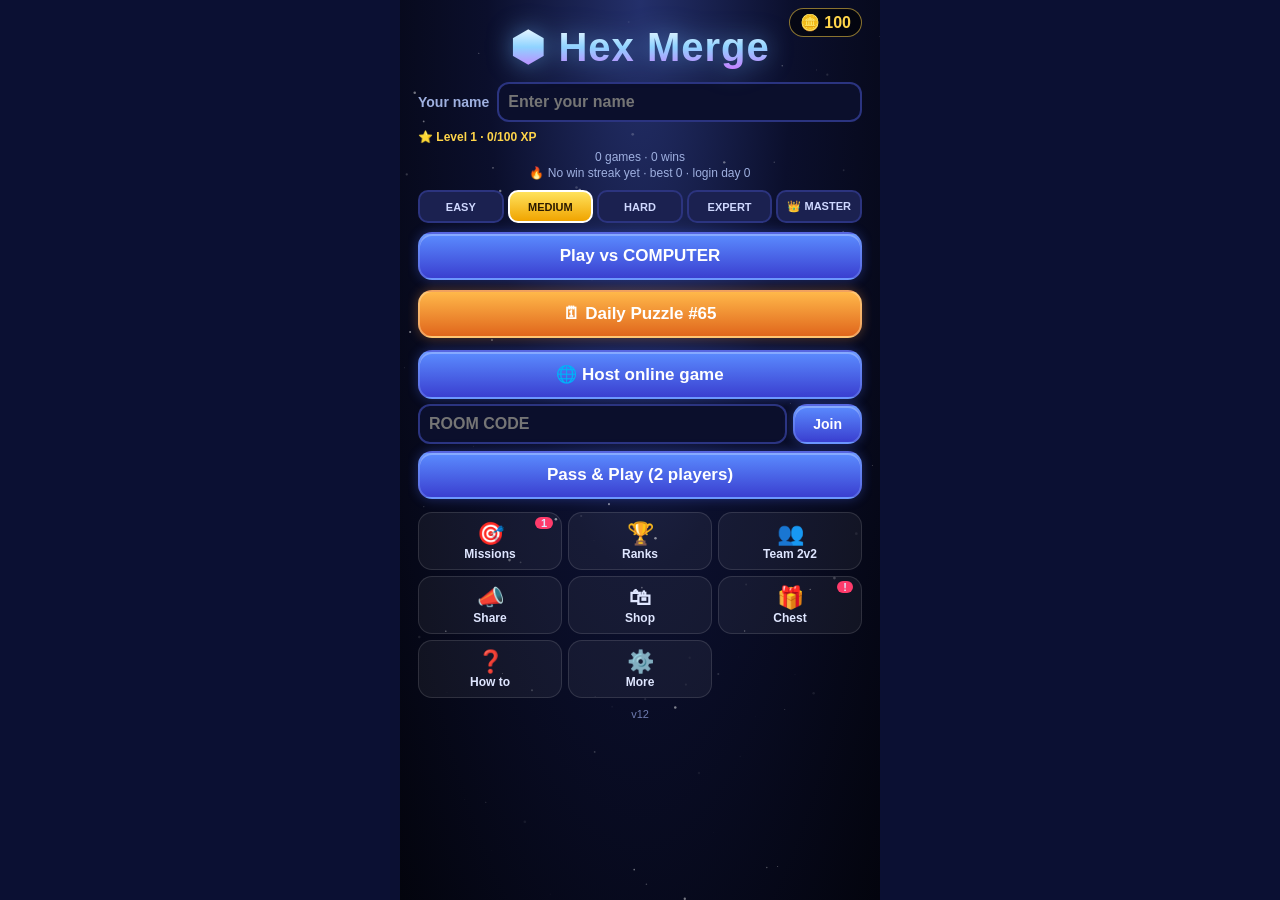
<file: index.html>
<!doctype html><html lang="en"><head><meta charset="utf-8">
<meta name="viewport" content="width=device-width,initial-scale=1,viewport-fit=cover,user-scalable=no">
<meta name="apple-mobile-web-app-capable" content="yes"><meta name="mobile-web-app-capable" content="yes"><meta name="apple-mobile-web-app-status-bar-style" content="black"><meta name="theme-color" content="#070a1f">
<title>Hex Merge</title><link rel="stylesheet" href="style.css?v=12"></head><body><div id="app"><canvas id="stars"></canvas>
<!-- HOME -->
<div class="scr on" id="home"><div class="hcard">
 <div class="coins">🪙 <span id="coinN">0</span></div>
 <h1>⬢ Hex Merge</h1>
 <button class="btn big resume" id="onlResume" style="display:none">🌐 Continue online game</button>
 <button class="btn big resume" id="resumeBtn" style="display:none">▶ Resume game</button>
 <label class="pname">Your name <input id="pname" maxlength="14" placeholder="Enter your name" autocomplete="off"></label>
 <div class="lvl" id="lvlLine"></div>
 <div class="hstat"><span id="pstat"></span><span id="wsBadge"></span></div>
 <div class="diff" id="diff"><button data-d="easy">EASY</button><button data-d="medium">MEDIUM</button><button data-d="hard">HARD</button><button data-d="expert">EXPERT</button><button data-d="master" class="master">👑 MASTER</button></div>
 <button class="btn big" id="vsAI">Play vs COMPUTER</button>
 <button class="btn big daily" id="dailyBtn">🗓 Daily Puzzle</button>
 <div class="online"><button class="btn big" id="hostBtn">🌐 Host online game</button>
 <div class="joinrow"><input id="joinCode" maxlength="8" placeholder="ROOM CODE" autocapitalize="characters" autocomplete="off"><button class="btn" id="joinBtn">Join</button></div></div>
 <button class="btn big" id="vsP">Pass &amp; Play (2 players)</button>
 <div class="htiles">
  <button class="htile" id="tMis"><i>🎯</i><span>Missions</span></button><button class="htile" id="tLb"><i>🏆</i><span>Ranks</span></button>
  <button class="htile" id="tTeam"><i>👥</i><span>Team 2v2</span></button><button class="htile" id="tShare"><i>📣</i><span>Share</span></button>
  <button class="htile" id="tShop"><i>🛍</i><span>Shop</span></button><button class="htile" id="tChest"><i>🎁</i><span>Chest</span></button><button class="htile" id="tAcct" style="display:none"><i>👤</i><span>Account</span></button>
  <button class="htile" id="tHow"><i>❓</i><span>How to</span></button><button class="htile" id="tMore"><i>⚙️</i><span>More</span></button></div>
 <div class="hmore" id="more"><button class="btn mute" id="muteBtn">🔊 Sound: ON</button><button class="btn mute" id="chatOffBtn">💬 Chat: ON</button><button class="btn mute" id="rkBtn"></button><div class="legal"><a href="privacy.html">Privacy policy</a> · <a href="support.html">Support</a></div></div>
 <div id="ver">v6</div>
</div></div>
<!-- GAME -->
<div class="scr" id="game">
 <header><button class="btn sq" id="menuBtn">🏠</button>
 <div id="hud"><div class="pl p0" id="pl0"><div class="n" id="nm0"></div><div class="s" id="sc0">0</div></div>
 <div class="mid"><span id="turnL">MOVE</span><b id="turnN">1/15</b></div>
 <div class="pl p1" id="pl1"><div class="n" id="nm1"></div><div class="s" id="sc1">0</div></div></div>
 <button class="btn sq" id="chatBtn">💬<i id="chatDot"></i></button></header>
 <div id="msg"></div>
 <div id="bwrap"><svg id="board"></svg></div>
 <div id="tbar"><span id="tmsg">Tap a target hex</span><button class="btn" id="tgo" disabled>BLAST!</button><button class="btn gry" id="tno">Cancel</button></div>
 <div id="tray"></div>
 <div id="pups"><button class="btn" id="power">⚡<span id="badge">2</span><small>POWER</small></button><button class="btn" id="undoB" style="display:none">↶<small>UNDO</small><span id="undoc" class="cost">30🪙</span></button><div id="pcoins">YOUR COINS<b>🪙 <span id="gCoinN">100</span></b></div><button class="btn" id="swapB">⇄<small>SWAP</small><span id="swapc" class="cost">FREE</span></button></div>
 <div id="pmenu"><div class="pcard"><div class="ptitle">⚡ POWER-UPS <span id="pleft"></span></div>
 <button class="pbig" data-p="double">✖2 DOUBLE POINTS<small>×2 on all 3 pieces this turn · once per game</small></button><button class="pbig" data-p="unboost" id="unboost">↩ CANCEL DOUBLE<small>Refunds it (only before your 1st drop)</small></button>
 <button class="pbig" data-p="bomb">💣 BOMB<small>Clears a hex + its 6 neighbors · once per game</small></button>
 <button class="pbig" data-p="cross">✚ CROSS BLAST<small>Clears the 3 lines through a hex · once per game</small></button>
 <button class="pbig cancel" data-p="cancel">Cancel</button></div></div>
 <div id="pinfo"></div>
</div>
<!-- OVERLAYS -->
<div class="ov" id="endp"><div class="card"><h2 id="ovT"></h2><div class="big" id="ovS"></div><div id="ovX"></div>
 <button class="btn big" id="again">🔁 Rematch</button><button class="btn big" id="endShare">📣 Share result</button><button class="btn gry" id="homeB">🏠 Home</button></div></div>
<div class="ov" id="onl"><div class="card"><h2 id="onlT">🌐 Online room</h2><div id="onlcode" class="code">——</div>
 <div class="coderow"><button class="btn" id="copyCode">📋 Copy</button><button class="btn" id="shareCode">📤 Share link</button></div>
 <div id="seatList"></div><p id="onlmsg"></p><button class="btn" id="addCpu" style="display:none">🤖 Fill seat with computer</button><button class="btn big" id="onlStart" style="display:none">▶ Start</button><button class="btn gry" id="onlCancel">Cancel</button></div></div>
<div class="ov" id="chat"><div class="card chcard"><div class="chhead"><b>💬 Chat</b><button class="btn chtool" id="chUnblk" title="Unblock all">Unblock</button><button class="btn chtool" id="chMute" title="Mute chat">🔔</button><button class="btn" id="chClose">✕</button></div><div id="chlist"></div>
 <div class="chemo"><button>👍</button><button>😂</button><button>😮</button><button>🔥</button><button>😭</button><button>🎉</button><button>👏</button><button>😡</button></div>
 <div class="chrow"><input id="chText" maxlength="200" placeholder="Message…" autocomplete="off"><button class="btn" id="chSend">Send</button></div></div></div>
<div class="ov" id="shopov"><div class="card"><div class="chhead"><b>🛍 Shop</b><span id="shopCoins"></span><button class="btn" onclick="ov('shopov',false)">✕</button></div><div id="shopList"></div><small class="small">Cosmetics are just for looks — they never change the game.</small></div></div>
<div class="ov" id="chestov"><div class="card"><div class="chhead"><b>🎁 Chests</b><button class="btn" onclick="ov('chestov',false)">✕</button></div><div id="chestBody"></div></div></div>
<div class="ov" id="lvlov"><div class="card"><h2>⬆ Level up!</h2><div id="lvlBody"></div><button class="btn big" onclick="ov('lvlov',false)">Awesome!</button></div></div>
<div class="ov" id="acctov"><div class="card"><div class="chhead"><b>👤 Account</b><button class="btn" onclick="ov('acctov',false)">✕</button></div><p id="acState"></p><button class="apple" id="acApple"> Sign in with Apple</button><button class="btn" id="acOut" style="display:none">Sign out</button><button class="btn danger" id="acDel" style="display:none">Delete account</button><small class="small" id="acStatus"></small><small class="small">Signing in saves your coins, skins, XP and stats so they follow you to other devices. Guest play always works.</small><small class="small"><a href="privacy.html">Privacy policy</a> · <a href="support.html">Support</a></small></div></div>
<div class="ov" id="missions"><div class="card"><div class="chhead"><b>🎯 Daily missions</b><button class="btn" id="misClose">✕</button></div><div id="mislist"></div></div></div>
<div class="ov" id="lb"><div class="card"><div class="chhead"><b>🏆 Ranks</b><button class="btn" id="lbClose">✕</button></div>
 <div class="lbtabs"><button data-t="week" class="on">This week</button><button data-t="daily">Daily</button><button data-t="mine">My bests</button><button data-t="ach">Badges</button></div><div id="rkInfo"></div><div id="lbList"></div></div></div>
<div class="ov" id="team"><div class="card"><div class="chhead"><b>👥 Team 2v2</b><button class="btn" id="teamClose">✕</button></div>
 <p class="small">Two teams of two on a bigger board (61 hexes). Teammates share a score. 10 turns each (a turn = all 3 tray pieces), turns go around the table.</p>
 <button class="btn big" id="teamAI">🤖 You + computer vs 2 computers</button><button class="btn big" id="teamPP">👥 4 players, pass &amp; play</button><button class="btn big" id="teamOn">🌐 Host online team room</button>
 <small class="small">The computers use the difficulty picked on the home screen.</small></div></div>
<div class="ov" id="howto"><div class="card"><div class="chhead"><b>❓ How to play</b><button class="btn" id="howClose">✕</button></div><div class="rules">
 <p><b>Your turn:</b> place ALL 3 of your tray pieces, in any order — tap a piece, then tap an empty hex. Merges happen after each drop. Once all 3 are placed your tray refills and the turn passes. Your tray never has 3 identical pieces. The game ends after everyone's 10 turns, or as soon as the board is full.</p>
 <p><b>🎲 Who goes first</b> is random each game. <b>🔥 Final 3 turns:</b> your tray starts offering big 4s and 5s, more often as the end nears.</p>
 <p><b>🪙 Coins &amp; extras:</b> every finished game pays coins (+3, +1 per 100 points, +15 for the Daily Puzzle) and XP — level up for rewards and level-only skins. Open a free 🎁 chest every 4 hours (or buy one for 150). The 🛍 Shop has hex skins, board themes, merge effects and power-ups to keep in your bag. Badges and missions pay coins automatically. Against the computer you can ↶ undo your last drop for 30 coins, once per turn.</p>
 <p><b>★ Wild piece</b> (rare rainbow hex, at most 1 per tray): when placed it turns into whichever neighbor number gives the best merge. With no neighbors it becomes a 1.</p>
 <p><b>Merge:</b> when 3 or more hexes with the same number touch, they merge into ONE hex of the next number, right where you dropped (three 2s → a 3).</p>
 <p><b>Score:</b> number × 10 × hexes merged. If the new hex makes another group of 3+, it merges again: the 2nd merge scores ×2, the 3rd ×3 (combo!).</p>
 <p><b>Supernova:</b> merging up to a 9 blasts it and its neighbors for a 500+ bonus.</p>
 <p><b>⚡ Power-ups</b> (tap the ⚡ button; the badge shows how many free ones you have — 2 per game, then 50 coins each; 1 per turn, each type once per game): ✖2 Double makes ALL 3 drops of your turn score double (arm it before your 1st drop — tap it again to cancel for a refund), 💣 Bomb clears a hex and its 6 neighbors, ✚ Cross Blast clears the 3 lines through a hex. Blasts score nothing. ⇄ Swap (its own button) replaces the pieces left in your tray: 1 per turn, 1 free per game, then 50 coins — tap twice to confirm a paid swap.</p>
 <p><b>Coins:</b> start with 100, win = +10, plus win-streak, mission and daily login bonuses.</p>
 <p>10 turns each or until the board fills. Higher score wins!</p></div></div></div>
<div class="toast" id="toast"></div>
</div>
<script src="mq.js?v=12"></script><script src="logic.js?v=12"></script><script src="missions.js?v=12"></script><script src="online.js?v=12"></script><script src="vendor/supabase.js?v=12"></script><script src="app.js?v=12"></script><script src="meta.js?v=12"></script><script src="account.js?v=12"></script><script src="iap.js?v=12"></script>
</body></html>
</file>
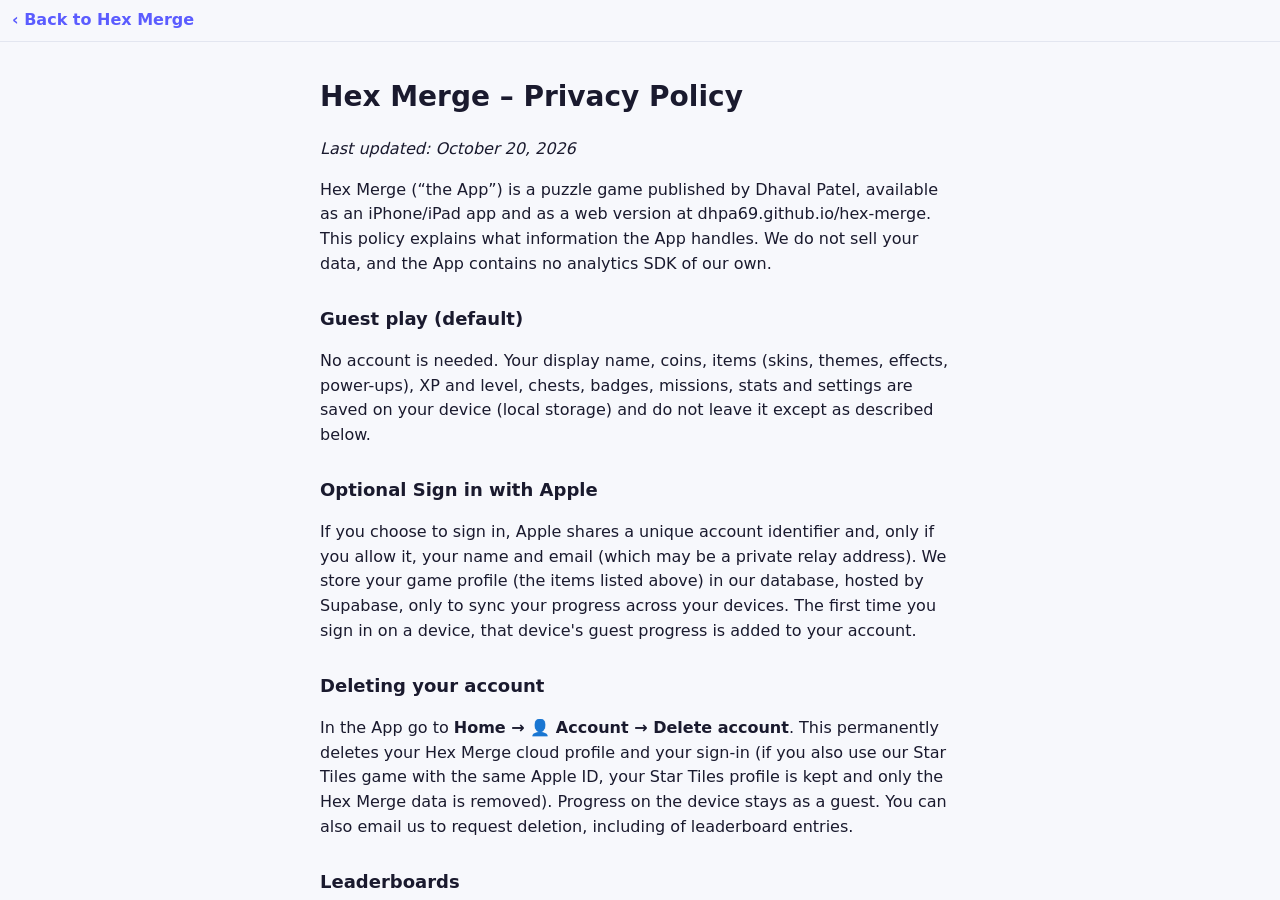
<file: privacy.html>
<!doctype html><html lang="en"><head><meta charset="utf-8"><meta name="viewport" content="width=device-width,initial-scale=1,viewport-fit=cover"><title>Hex Merge – Privacy Policy</title>
<style>body{font-family:-apple-system,system-ui,sans-serif;line-height:1.55;color:#1a1a2e;background:#f7f8fc}h1{font-size:28px}h2{font-size:18px;margin-top:28px}a{color:#5b5cff}html,body{height:100%;margin:0;overflow:hidden}#scrollwrap{position:fixed;inset:0;overflow-y:auto;-webkit-overflow-scrolling:touch;padding:calc(env(safe-area-inset-top) + 56px) 20px calc(env(safe-area-inset-bottom) + 40px)}#scrollwrap>.in{max-width:640px;margin:0 auto}#backbar{position:fixed;top:0;left:0;right:0;z-index:5;padding:calc(env(safe-area-inset-top) + 8px) 12px 8px;background:rgba(247,248,252,.96);border-bottom:1px solid #e3e6f0}#backbar a{font-weight:700;text-decoration:none}</style></head><body><div id="backbar"><a href="./">‹ Back to Hex Merge</a></div><div id="scrollwrap"><div class="in">
<h1>Hex Merge – Privacy Policy</h1>
<p><em>Last updated: October 20, 2026</em></p>
<p>Hex Merge (“the App”) is a puzzle game published by Dhaval Patel, available as an iPhone/iPad app and as a web version at dhpa69.github.io/hex-merge. This policy explains what information the App handles. We do not sell your data, and the App contains no analytics SDK of our own.</p>
<h2>Guest play (default)</h2>
<p>No account is needed. Your display name, coins, items (skins, themes, effects, power-ups), XP and level, chests, badges, missions, stats and settings are saved on your device (local storage) and do not leave it except as described below.</p>
<h2>Optional Sign in with Apple</h2>
<p>If you choose to sign in, Apple shares a unique account identifier and, only if you allow it, your name and email (which may be a private relay address). We store your game profile (the items listed above) in our database, hosted by Supabase, only to sync your progress across your devices. The first time you sign in on a device, that device's guest progress is added to your account.</p>
<h2>Deleting your account</h2>
<p>In the App go to <b>Home → 👤 Account → Delete account</b>. This permanently deletes your Hex Merge cloud profile and your sign-in (if you also use our Star Tiles game with the same Apple ID, your Star Tiles profile is kept and only the Hex Merge data is removed). Progress on the device stays as a guest. You can also email us to request deletion, including of leaderboard entries.</p>
<h2>Leaderboards</h2>
<p>When you finish a game against the computer, a Daily Puzzle, a team game or an online game, your score, display name, mode/difficulty and a random per-install device id may be submitted to public leaderboards. Other players can see your display name and score.</p>
<h2>Online play and chat</h2>
<p>Online games are private rooms joined with a room code or invite link. Moves, chat messages you type, your display name, your online rank and a random session id are relayed through a public MQTT-over-WebSocket relay so the other devices can sync. We do not log these messages. Do not share personal information in chat; you can turn chat off at any time in Home → More.</p>
<h2>Advertising and tracking (iPhone/iPad app)</h2>
<p>The app shows ads from <strong>Google AdMob</strong>: a small banner on the home and results screens, a full-screen ad between some games, and optional rewarded videos (for coins or an extra chest). AdMob may collect device identifiers (the advertising identifier only if you allow tracking in Apple's App Tracking Transparency prompt), IP address, coarse location derived from IP, device information and ad interaction data to serve and measure ads and prevent fraud. If you choose “Ask App Not to Track”, ads are non-personalized. You can change this in iPhone Settings → Privacy &amp; Security → Tracking. See <a href="https://policies.google.com/technologies/partner-sites">How Google uses information from apps</a>. The web version shows no ads.</p>
<h2>Coins and chests</h2>
<p>Coins, chests and items are earned in the game and have no cash value. There are no real-money purchases in this version.</p>
<h2>Sharing</h2>
<p>The Share button opens your device's share sheet with your score and an invite link. Nothing is posted unless you choose to.</p>
<h2>Service providers</h2>
<p>Supabase (database and sign-in), Apple (sign-in), Google AdMob (ads, app only), GitHub Pages (hosting), and the public online-play relay.</p>
<h2>Children</h2>
<p>The App is for a general audience and is not directed to children under 13. We do not knowingly collect personal information from children.</p>
<h2>Changes</h2>
<p>We may update this policy; the date above will change when we do.</p>
<h2>Contact</h2>
<p>Email <a href="mailto:dhaval83@icloud.com">dhaval83@icloud.com</a> · <a href="support.html">Support page</a></p>
</div></div></body></html>
</file>
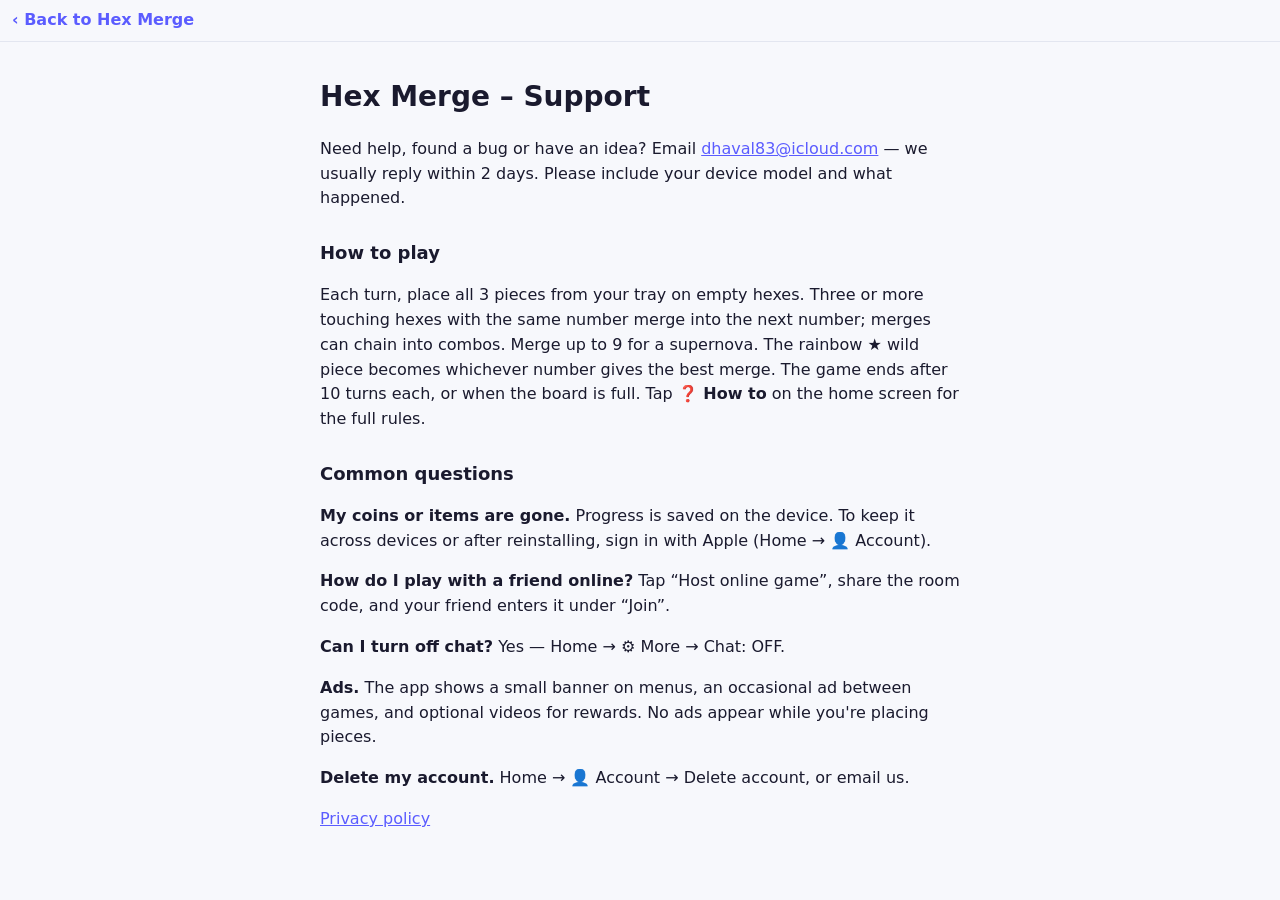
<file: support.html>
<!doctype html><html lang="en"><head><meta charset="utf-8"><meta name="viewport" content="width=device-width,initial-scale=1,viewport-fit=cover"><title>Hex Merge – Support</title>
<style>body{font-family:-apple-system,system-ui,sans-serif;line-height:1.55;color:#1a1a2e;background:#f7f8fc}h1{font-size:28px}h2{font-size:18px;margin-top:28px}a{color:#5b5cff}html,body{height:100%;margin:0;overflow:hidden}#scrollwrap{position:fixed;inset:0;overflow-y:auto;-webkit-overflow-scrolling:touch;padding:calc(env(safe-area-inset-top) + 56px) 20px calc(env(safe-area-inset-bottom) + 40px)}#scrollwrap>.in{max-width:640px;margin:0 auto}#backbar{position:fixed;top:0;left:0;right:0;z-index:5;padding:calc(env(safe-area-inset-top) + 8px) 12px 8px;background:rgba(247,248,252,.96);border-bottom:1px solid #e3e6f0}#backbar a{font-weight:700;text-decoration:none}</style></head><body><div id="backbar"><a href="./">‹ Back to Hex Merge</a></div><div id="scrollwrap"><div class="in">
<h1>Hex Merge – Support</h1>
<p>Need help, found a bug or have an idea? Email <a href="mailto:dhaval83@icloud.com?subject=Hex%20Merge%20support">dhaval83@icloud.com</a> — we usually reply within 2 days. Please include your device model and what happened.</p>
<h2>How to play</h2>
<p>Each turn, place all 3 pieces from your tray on empty hexes. Three or more touching hexes with the same number merge into the next number; merges can chain into combos. Merge up to 9 for a supernova. The rainbow ★ wild piece becomes whichever number gives the best merge. The game ends after 10 turns each, or when the board is full. Tap <b>❓ How to</b> on the home screen for the full rules.</p>
<h2>Common questions</h2>
<p><b>My coins or items are gone.</b> Progress is saved on the device. To keep it across devices or after reinstalling, sign in with Apple (Home → 👤 Account).</p>
<p><b>How do I play with a friend online?</b> Tap “Host online game”, share the room code, and your friend enters it under “Join”.</p>
<p><b>Can I turn off chat?</b> Yes — Home → ⚙️ More → Chat: OFF.</p>
<p><b>Ads.</b> The app shows a small banner on menus, an occasional ad between games, and optional videos for rewards. No ads appear while you're placing pieces.</p>
<p><b>Delete my account.</b> Home → 👤 Account → Delete account, or email us.</p>
<p><a href="privacy.html">Privacy policy</a></p>
</div></div></body></html>
</file>
<file: style.css>
*{box-sizing:border-box;-webkit-tap-highlight-color:transparent;user-select:none;-webkit-user-select:none}
html,body{margin:0;height:100%;background:#03040d;color:#fff;font-family:-apple-system,"Arial Rounded MT Bold",Helvetica,sans-serif;touch-action:manipulation;overflow:hidden}
input{user-select:text;-webkit-user-select:text}
#app{max-width:480px;height:100%;margin:auto;display:flex;flex-direction:column;padding:env(safe-area-inset-top) 8px calc(6px + env(safe-area-inset-bottom));
 background:radial-gradient(ellipse at 50% 0%,#24306b 0%,#0b0f2c 45%,#03040d 100%);position:relative;overflow:hidden}
#stars{position:absolute;inset:0;width:100%;height:100%;pointer-events:none;opacity:.7}
.scr{display:none;flex-direction:column;flex:1;position:relative;z-index:1;min-height:0}.scr.on{display:flex}
#home{overflow-y:auto}.hcard{display:flex;flex-direction:column;padding:6px 10px 14px;position:relative}
h1{font-size:40px;text-align:center;margin:18px 0 8px;letter-spacing:1px;background:linear-gradient(#fff,#8fd3ff 50%,#c77dff);-webkit-background-clip:text;background-clip:text;color:transparent;filter:drop-shadow(0 0 12px #6fb7ff88)}
.btn{background:linear-gradient(#5b8cff,#3a3fd0);border:2px solid #8fb0ff55;color:#fff;border-radius:14px;font-weight:900;font-size:14px;padding:8px;box-shadow:0 0 12px #4b6bff55,inset 0 2px 0 #fff4;cursor:pointer;font-family:inherit}
.btn:disabled{opacity:.4}.btn.big{font-size:17px;padding:12px;margin:5px 0;width:100%}.btn.gry{background:#1b2150;box-shadow:none;margin-top:6px;width:100%}
.btn.daily{background:linear-gradient(#ffb84a,#e0661c);border-color:#ffd59a88;box-shadow:0 0 12px #ff9a3c55}
.btn.resume{background:linear-gradient(#3fd88a,#178a55)}
.coins{position:absolute;top:8px;right:10px;background:#0008;border:1px solid #ffd54a88;border-radius:20px;padding:4px 10px;color:#ffd54a;font-weight:900}
.pname{display:flex;align-items:center;gap:8px;font-weight:800;color:#9fb0e0;font-size:14px;margin:4px 0}
.pname input,.joinrow input,.chrow input{flex:1;background:#0b0f2c;border:2px solid #5b6bff66;color:#fff;border-radius:12px;padding:9px;font-size:16px;font-weight:800;font-family:inherit}
.hstat{display:flex;flex-direction:column;align-items:center;font-size:12px;color:#9fb0e0;margin:2px 0 6px;gap:2px}
.diff{display:flex;gap:4px;margin:4px 0}.diff button{flex:1;background:#1b2150;border:2px solid #5b6bff44;color:#cfd8ff;border-radius:10px;font-weight:900;font-size:11px;padding:8px 0;font-family:inherit}
.diff button.on{background:linear-gradient(#ffe25c,#f0a400);color:#2a1a00;border-color:#fff}.diff .master.on{background:linear-gradient(#ff7ad9,#9b3cff);color:#fff}
.online{margin:2px 0}.joinrow{display:flex;gap:6px}.joinrow .btn{padding:0 18px}
.htiles{display:grid;grid-template-columns:repeat(3,1fr);gap:6px;margin-top:8px}
.htile{background:#ffffff0d;border:1px solid #ffffff1f;border-radius:14px;color:#dfe6ff;padding:8px 0;font-weight:800;font-size:12px;font-family:inherit;position:relative}
.htile i{display:block;font-style:normal;font-size:22px}.htile[data-n]:not([data-n=""])::after{content:attr(data-n);position:absolute;top:4px;right:8px;background:#ff3b6b;border-radius:10px;padding:0 6px;font-size:11px}
.hmore{display:none;flex-direction:column;gap:6px;margin-top:8px}.hmore.open{display:flex}.btn.mute{background:#1b2150;box-shadow:none}
#ver{text-align:center;color:#6f7cb0;font-size:11px;margin-top:10px}
header{display:flex;gap:6px;align-items:center;margin-top:4px}.btn.sq{width:44px;height:52px;font-size:20px;padding:0;position:relative}
#chatDot{position:absolute;top:4px;right:4px;width:10px;height:10px;border-radius:5px;background:#ff3b6b;display:none}#chatDot.on{display:block}
#hud{flex:1;display:flex;gap:4px}
.pl{flex:1;border-radius:12px;padding:4px 8px;background:#ffffff0d;border:2px solid transparent;transition:.2s;min-width:0}
.pl .n{font-size:11px;font-weight:900;color:#aab;white-space:nowrap;overflow:hidden;text-overflow:ellipsis}.pl .s{font-size:22px;font-weight:900}.pl.p1{text-align:right}
.pl.p0 .s{color:#ff7ad9}.pl.p1 .s{color:#5cc8ff}
.pl.on.p0{border-color:#ff7ad9;box-shadow:0 0 14px #ff7ad966}.pl.on.p1{border-color:#5cc8ff;box-shadow:0 0 14px #5cc8ff66}
.mid{display:flex;flex-direction:column;align-items:center;justify-content:center;min-width:48px;font-size:10px;color:#9fb0e0}.mid b{font-size:16px;color:#fff}
#msg{text-align:center;min-height:22px;font-weight:800;color:#cfe0ff;margin:6px 0 2px;font-size:15px}
#bwrap{flex:1;display:flex;align-items:center;justify-content:center;min-height:0;position:relative}
svg#board{width:100%;height:100%;max-height:440px;overflow:visible}
.cell{cursor:pointer}.cell .base{transition:fill .15s}.cell.tgt .base{fill:#ff4f6d55!important;stroke:#ff8a9c!important}
.cell.hov .base{fill:#ffe25c22}
#tbar{display:none;align-items:center;gap:6px;margin:4px 0}#tbar.on{display:flex}#tmsg{flex:1;font-weight:800;font-size:13px;color:#ffb3c0}#tbar .btn.gry{width:auto;margin:0}
#tray{display:flex;justify-content:center;gap:14px;margin:6px 0}
.tp{width:68px;height:68px;border-radius:16px;background:#ffffff0d;border:2px solid #fff2;display:flex;align-items:center;justify-content:center;transition:.15s}
.tp.sel{border-color:#ffe25c;box-shadow:0 0 16px #ffe25c99;transform:translateY(-4px)}.tp.lock{opacity:.35}
#pups{display:flex;gap:5px;justify-content:center}
.pu{flex:1;border-radius:12px;padding:5px 1px;text-align:center;font-weight:900;font-size:11px;background:linear-gradient(#2b3380,#1a1f55);border:2px solid #5b6bff55;position:relative}
.pu .i{font-size:18px;display:block}.pu small{display:block;font-size:9px;color:#ffd54a}.pu.used{opacity:.25}.pu.act{border-color:#ffe25c;box-shadow:0 0 12px #ffe25c99}.pu.off{opacity:.45}
#pinfo{text-align:center;font-size:11px;color:#8f9cc8;margin-top:3px}
.pop{position:absolute;pointer-events:none;font-weight:900;font-size:22px;color:#ffe25c;text-shadow:0 0 10px #ff9d00,0 2px 2px #000;animation:pop 1.1s ease-out forwards;transform:translate(-50%,-50%);white-space:nowrap;z-index:4}
@keyframes pop{0%{opacity:0;transform:translate(-50%,-30%) scale(.6)}15%{opacity:1;transform:translate(-50%,-60%) scale(1.15)}100%{opacity:0;transform:translate(-50%,-180%) scale(1)}}
@keyframes merge{0%{transform:scale(1)}40%{transform:scale(1.35)}100%{transform:scale(1)}}
@keyframes drop{0%{transform:scale(.2);opacity:0}70%{transform:scale(1.12)}100%{transform:scale(1);opacity:1}}
@keyframes vanish{to{transform:scale(0);opacity:0}}
.mg{animation:merge .35s ease-out}.dp{animation:drop .25s ease-out}.vn{animation:vanish .25s forwards}
.cell g.in{transform-box:fill-box;transform-origin:center}
.ov{position:absolute;inset:0;background:#000b;z-index:5;display:none;align-items:center;justify-content:center;padding:14px}.ov.on{display:flex}
.card{background:linear-gradient(#232b6b,#11153a);border:2px solid #6f8cff66;border-radius:22px;padding:18px;width:100%;max-height:92%;overflow-y:auto;text-align:center;box-shadow:0 0 40px #4b6bff55}
.card h2{margin:0 0 8px;font-size:26px}.card .big{font-size:20px;margin:6px 0}
.chhead{display:flex;align-items:center;justify-content:space-between;margin-bottom:8px;font-size:18px}.chhead .btn{width:38px;padding:6px 0}
.code{font-size:40px;font-weight:900;letter-spacing:6px;color:#ffe25c;margin:6px 0}.coderow{display:flex;gap:6px}.coderow .btn{flex:1}
#seatList{margin:10px 0;text-align:left}.seat{background:#ffffff0d;border-radius:10px;padding:7px 10px;margin:4px 0;font-weight:800;font-size:14px}.seat.a{border-left:4px solid #ff7ad9}.seat.b{border-left:4px solid #5cc8ff}
#onlmsg{color:#9fb0e0;font-size:13px}
#chlist{height:240px;overflow-y:auto;text-align:left;background:#0006;border-radius:12px;padding:8px;margin-bottom:6px}
.cm{margin:4px 0;font-size:14px}.cm b{color:#ffe25c}.cm.me b{color:#ff7ad9}.chemo{display:flex;justify-content:space-between;margin:4px 0}.chemo button{background:none;border:none;font-size:22px}
.chrow{display:flex;gap:6px}
.mis{display:flex;align-items:center;gap:8px;background:#ffffff0d;border-radius:12px;padding:9px;margin:6px 0;text-align:left;font-size:14px}.mis .t{flex:1}.mis small{color:#9fb0e0}
.mis .btn{padding:6px 10px}.mis.done{opacity:.55}
.lbtabs{display:flex;gap:4px;margin-bottom:8px}.lbtabs button{flex:1;background:#1b2150;border:1px solid #5b6bff44;color:#cfd8ff;border-radius:10px;font-weight:800;padding:7px 0;font-size:12px;font-family:inherit}.lbtabs .on{background:#5b6bff}
.lbo{text-align:left;padding-left:26px;margin:0}.lbo li{padding:5px 0;border-bottom:1px solid #ffffff12}.lbo li span{display:inline-block;width:65%}.lbo li em{color:#9fb0e0;font-size:11px}.lbo li.me{color:#ffe25c}
.achg{display:grid;grid-template-columns:1fr 1fr;gap:6px}.ach{background:#ffffff0a;border-radius:12px;padding:8px;opacity:.4;font-size:12px}.ach.on{opacity:1;border:1px solid #ffe25c88}.ach i{display:block;font-style:normal;font-size:24px}.ach small{display:block;color:#9fb0e0}
#rkInfo{font-size:13px;color:#ffe25c;margin-bottom:6px;font-weight:800}
.rules{text-align:left;font-size:14px;line-height:1.45;color:#dfe6ff}.rules p{margin:6px 0}.small{font-size:13px;color:#9fb0e0}
.toast{position:absolute;left:50%;top:40%;transform:translate(-50%,-50%);background:#000d;border:1px solid #ffffff33;border-radius:14px;padding:10px 16px;font-weight:800;z-index:9;display:none;text-align:center;max-width:85%}.toast.on{display:block}
#ovX{font-size:14px;color:#cfd8ff;margin:6px 0 10px;line-height:1.5}.wsline{color:#ff9d5c}.rkline{color:#ffe25c}
.lgstrip{display:flex;gap:3px;justify-content:center;margin:8px 0}.lgd{background:#ffffff12;border-radius:8px;padding:4px;font-size:10px;width:38px}.lgd b{display:block;font-size:13px}.lgd.done{opacity:.4}.lgd.now{background:#ffb84a;color:#2a1a00}
.shrow{display:flex;flex-direction:column;gap:2px}.shrow a{text-decoration:none;display:block;box-sizing:border-box}.shtxt{white-space:pre-wrap;text-align:left;background:#0006;border-radius:10px;padding:8px;font-size:12px;font-family:inherit}

/* v8: Star Tiles-style power-up bar + menu */
#pups{display:flex;gap:8px;justify-content:center;align-items:stretch;margin-top:4px}
#pups .btn{position:relative;width:auto;flex:1;max-width:110px;height:58px;margin:0;padding:2px 4px;font-size:22px;font-weight:900;line-height:1.05;border-radius:14px}
#pups .btn small{display:block;font-size:11px}#pups .btn:disabled{opacity:.45}
#power{background:linear-gradient(135deg,#ffcf3f,#ff7a1a)!important;border-color:rgba(255,230,160,.6)!important;color:#2a1257!important}
#power.on{box-shadow:0 0 18px #ffcf3f}
#badge{position:absolute;top:-7px;right:-5px;background:#ff3fa4;color:#fff;border-radius:9px;font-size:12px;padding:0 6px;box-shadow:0 0 8px #ff3fa4;white-space:nowrap}
#swapB .cost{display:block;font-size:9px;color:#ffd54a}#swapB.arm{box-shadow:0 0 14px #ffe25c;border-color:#ffe25c}
#pcoins{flex:1;max-width:110px;text-align:center;font-size:10px;font-weight:800;color:#9aa6d8;display:flex;flex-direction:column;justify-content:center}#pcoins b{font-size:16px;color:#ffd54a}
#pmenu{position:fixed;inset:0;background:#0009;backdrop-filter:blur(3px);display:none;align-items:flex-end;justify-content:center;z-index:40;padding-bottom:120px}#pmenu.show{display:flex}
.pcard{background:rgba(24,28,80,.96);border:1px solid #7f9cff55;border-radius:18px;padding:14px;width:88%;max-width:360px}.ptitle{font-weight:900;color:#8fb4ff;text-align:center;margin-bottom:4px}
.pbig{display:block;width:100%;text-align:left;margin-top:8px;padding:10px 14px;border-radius:14px;border:2px solid #7f9cff44;background:linear-gradient(135deg,#3a2f9a,#2a2370);color:#fff;font-weight:900;font-size:16px;position:relative}
.pbig small{display:block;font-size:11px;font-weight:600;opacity:.85}.pbig.armed{background:linear-gradient(135deg,#ffcf3f,#ff7a1a);color:#2a1257}
.pbig.cancel{background:transparent}.pbig.used{opacity:.4;filter:grayscale(1)}.pbig .usedtag{position:absolute;right:10px;top:8px;font-size:11px;background:#555;color:#fff;padding:2px 7px;border-radius:999px}
/* ===== v10 meta: shop, chest, level, undo, login banner, account ===== */
#pups #undoB{max-width:80px}#undoB .cost{display:block;font-size:9px;color:#ffd54a}
.lvl{font-size:12px;font-weight:800;color:#ffd54a;margin:4px 0}
.cosg{display:grid;grid-template-columns:repeat(3,1fr);gap:6px;margin:6px 0 10px}
.cosi{background:#ffffff10;border:2px solid #ffffff22;border-radius:12px;color:#fff;padding:6px 2px;font-family:inherit;font-weight:800;font-size:11px}
.cosi.on{border-color:#ffe25c;box-shadow:0 0 10px #ffe25c88}.cosi.lk{opacity:.55}.cosi small{display:block;font-size:10px;color:#ffd54a;font-weight:700}
#shopList h3{margin:8px 0 2px;font-size:14px;color:#8fb4ff;text-align:left}
.cprev{display:flex;justify-content:center;gap:2px;height:22px;margin-bottom:3px;border-radius:6px;padding-top:3px}.cprev i{width:16px;height:16px;clip-path:polygon(25% 5%,75% 5%,100% 50%,75% 95%,25% 95%,0 50%)}
.cprev i:nth-child(1){background:#3fd8ff}.cprev i:nth-child(2){background:#4dff9a}.cprev i:nth-child(3){background:#ffe14d}
.tile-neon i{filter:saturate(1.6) brightness(1.15) drop-shadow(0 0 3px #fff)}.tile-pastel i{filter:saturate(.45) brightness(1.25)}.tile-glass i{opacity:.6}.tile-retro i{filter:contrast(1.5) saturate(1.4)}.tile-gold i{filter:sepia(.8) saturate(2.2) hue-rotate(-12deg)}.tile-galaxy i{filter:hue-rotate(55deg) saturate(1.5)}
.board-night{background:#0b1033}.board-aurora{background:linear-gradient(135deg,#0d5a50,#288c5a)}.board-nebula{background:linear-gradient(135deg,#3a1458,#7a2a7a)}.board-ocean{background:linear-gradient(#08304f,#0a5d8a)}.board-sunset{background:linear-gradient(#ff7a59,#7a2a6a)}.board-royal{background:linear-gradient(135deg,#2a1a5e,#b8901e)}
.fx-classic,.fx-pulse,.fx-rainbow,.fx-comet,.fx-firework{background:#0b1033}.fx-rainbow i{animation:fxhue 1.5s linear infinite}.fx-pulse i{animation:merge 1s infinite}
/* hex skins (board + tray) */
body.sk-neon .cell .in,body.sk-neon #tray svg{filter:saturate(1.6) brightness(1.15) drop-shadow(0 0 4px #ffffffaa)}
body.sk-pastel .cell .in,body.sk-pastel #tray svg{filter:saturate(.45) brightness(1.25)}
body.sk-glass .cell .in,body.sk-glass #tray svg{opacity:.72}
body.sk-retro .cell .in polygon,body.sk-retro #tray polygon{stroke-dasharray:4 3;stroke-width:3}body.sk-retro .cell .in,body.sk-retro #tray svg{filter:contrast(1.4) saturate(1.3)}
body.sk-gold .cell .in,body.sk-gold #tray svg{filter:sepia(.8) saturate(2.2) hue-rotate(-12deg) brightness(1.05)}
body.sk-galaxy .cell .in,body.sk-galaxy #tray svg{filter:hue-rotate(55deg) saturate(1.5) drop-shadow(0 0 3px #b48cff)}
/* board themes */
body.th-aurora #bwrap{background:radial-gradient(ellipse at center,rgba(40,160,110,.45),transparent 70%)}
body.th-nebula #bwrap{background:radial-gradient(ellipse at center,rgba(150,50,170,.45),transparent 70%)}
body.th-ocean #bwrap{background:radial-gradient(ellipse at center,rgba(20,110,170,.5),transparent 70%)}
body.th-sunset #bwrap{background:radial-gradient(ellipse at center,rgba(255,120,90,.4),rgba(120,40,110,.25) 55%,transparent 75%)}
body.th-royal #bwrap{background:radial-gradient(ellipse at center,rgba(184,144,30,.4),rgba(42,26,94,.4) 60%,transparent 80%)}
/* merge effects */
body.fx-pulse .mg{animation:fxpulse .5s ease-out}@keyframes fxpulse{0%{transform:scale(1)}40%{transform:scale(1.45)}100%{transform:scale(1)}}
body.fx-rainbow .mg{animation:fxhue .6s linear}@keyframes fxhue{0%{filter:hue-rotate(0)}100%{filter:hue-rotate(360deg)}}
body.fx-comet .mg{animation:fxcomet .55s ease-out}@keyframes fxcomet{0%{filter:drop-shadow(0 0 0 #fff)}30%{filter:drop-shadow(0 0 14px #fff) brightness(1.8)}100%{filter:none}}
body.fx-firework .mg{animation:fxfire .7s ease-out}@keyframes fxfire{0%{filter:drop-shadow(0 0 0 #ffd700);transform:scale(1)}30%{filter:drop-shadow(0 0 18px #ff4f6d) brightness(1.9);transform:scale(1.35) rotate(15deg)}100%{filter:none;transform:none}}
.cell .in{transform-box:fill-box;transform-origin:center}
/* chest + level */
.chbox{font-size:84px;margin:6px 0;animation:fxpulse 1.6s infinite}.chres{font-size:20px;font-weight:900;color:#ffd54a;margin:16px 0}.pop2{animation:fxpulse .6s ease-out}
#chestBody .btn{margin-top:8px}#chestBody .btn:disabled{opacity:.5}
.lvbig{font-size:64px;font-weight:900;color:#ffd54a;text-shadow:0 0 24px #ffd54a}.lvrw{color:#ffd54a;font-weight:800}
/* non-blocking login banner */
.lgban{position:fixed;top:8px;left:50%;transform:translateX(-50%);z-index:60;width:92%;max-width:380px;animation:lgin .35s ease-out}
.lgban .card{padding:8px 10px}.lgban h2{font-size:16px;margin:2px}.lgban p{margin:2px}.lgban .lgstrip{transform:scale(.85)}.lgban .btn.big{padding:6px;font-size:14px}
@keyframes lgin{from{transform:translate(-50%,-30px);opacity:0}to{transform:translate(-50%,0);opacity:1}}
.apple{display:block;width:100%;margin:8px 0;padding:12px;border-radius:12px;border:0;background:#000;color:#fff;font-weight:800;font-size:16px;font-family:inherit}
#ovX .btn{width:auto;margin:6px auto 0;display:inline-block;padding:8px 14px}

.legal{font-size:12px;margin-top:8px}.legal a,#acctov a{color:#8fb4ff}.btn.danger{background:linear-gradient(#ff5a6e,#c81e3a)!important}
/* v11 real-money shop */
.iapbox{margin-bottom:10px}.iapg{display:grid;grid-template-columns:1fr 1fr;gap:8px}
.iapi{position:relative;background:#1b2350;border:1px solid #33407a;border-radius:12px;padding:10px 6px 8px;display:flex;flex-direction:column;align-items:center;gap:4px;text-align:center}
.iapi b{font-size:15px}.iapi small{font-size:11px;color:#9fb0e0}.iapi .btn{width:100%;margin:2px 0 0}
.iapi.best{border-color:#ffd54a;box-shadow:0 0 10px #ffd54a55}.iapi em{position:absolute;top:-8px;right:6px;background:#ffd54a;color:#222;font-size:9px;font-weight:900;font-style:normal;padding:1px 6px;border-radius:8px}
#iapRestore{display:block;margin:6px auto}.getapp{padding:8px;border:1px dashed #33407a;border-radius:10px}
#pmenu .getcoins{border-color:#ffd54a;color:#ffd54a}

/* v12 chat safety */
.cmt{float:right}.cmt button{background:none;border:none;font-size:14px;padding:0 3px;cursor:pointer;opacity:.75}.chtool{width:auto;padding:4px 8px;font-size:13px;margin-left:auto}
</file>
